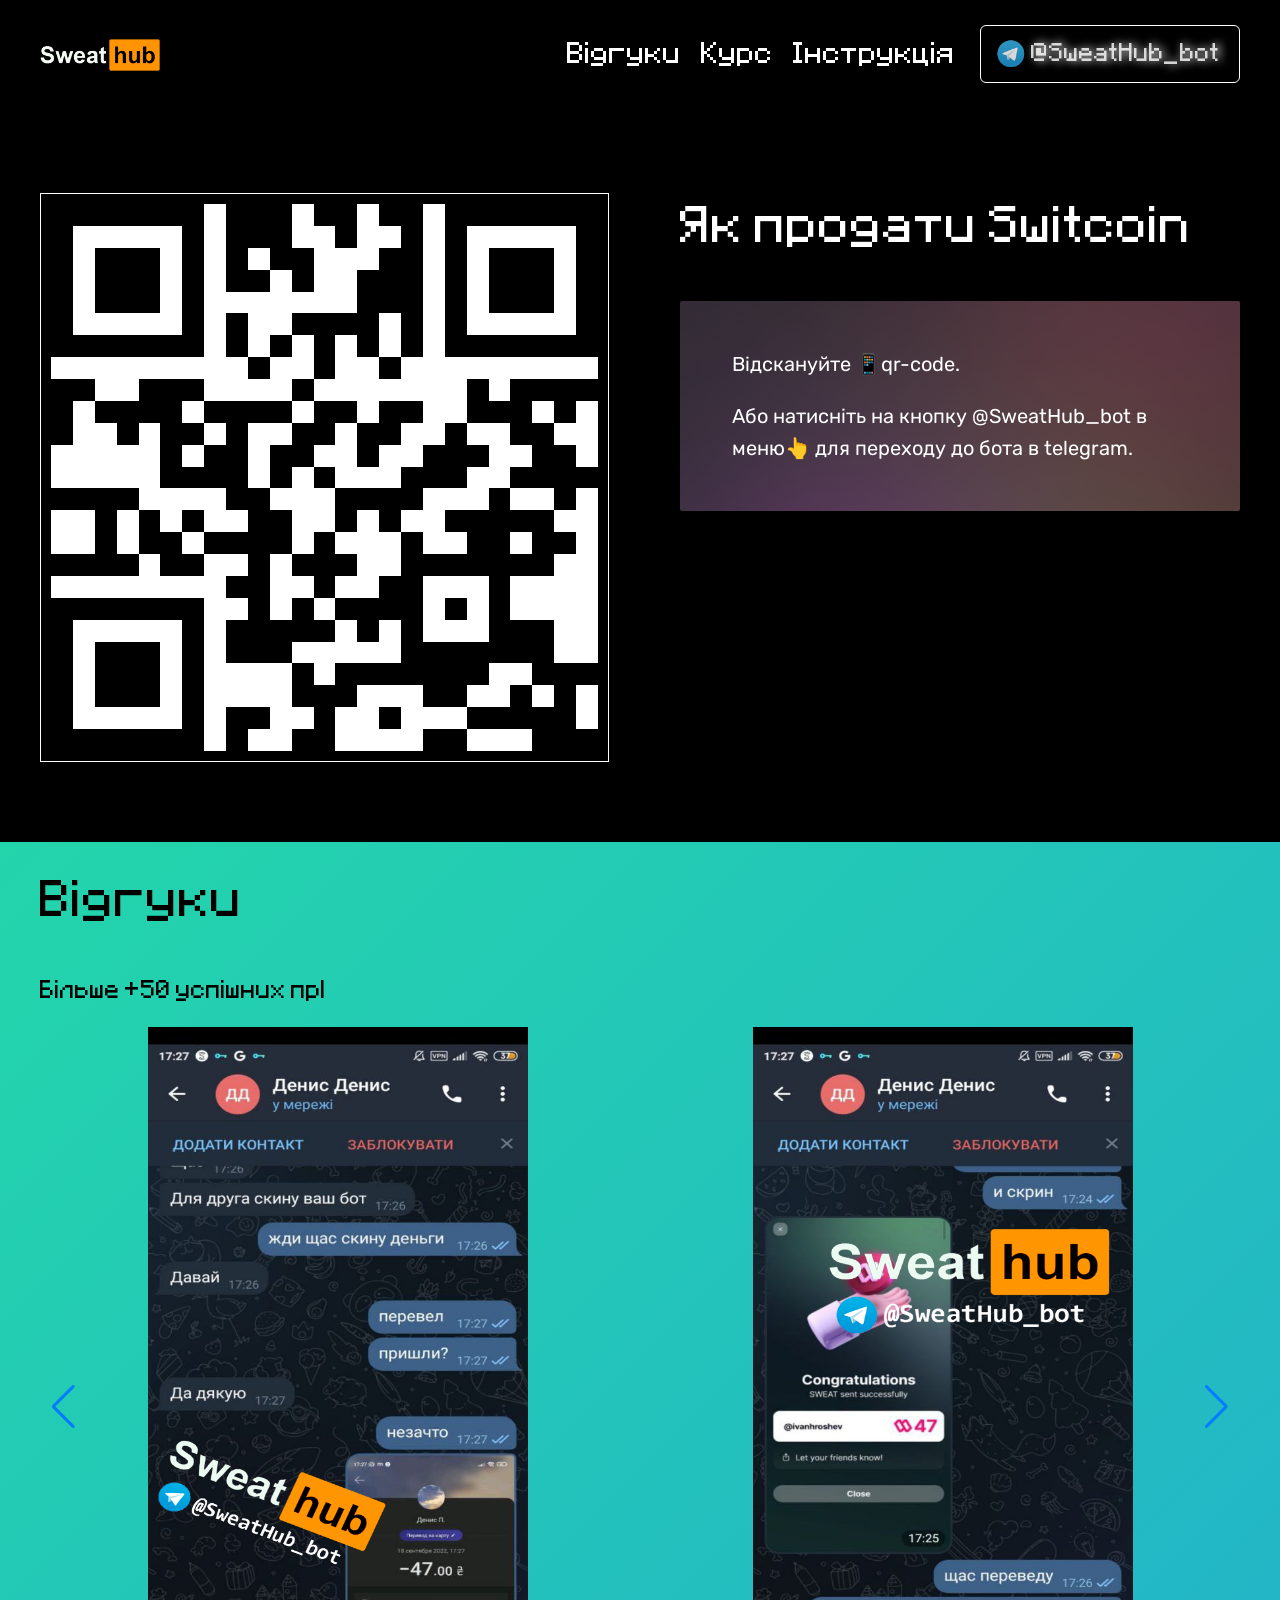
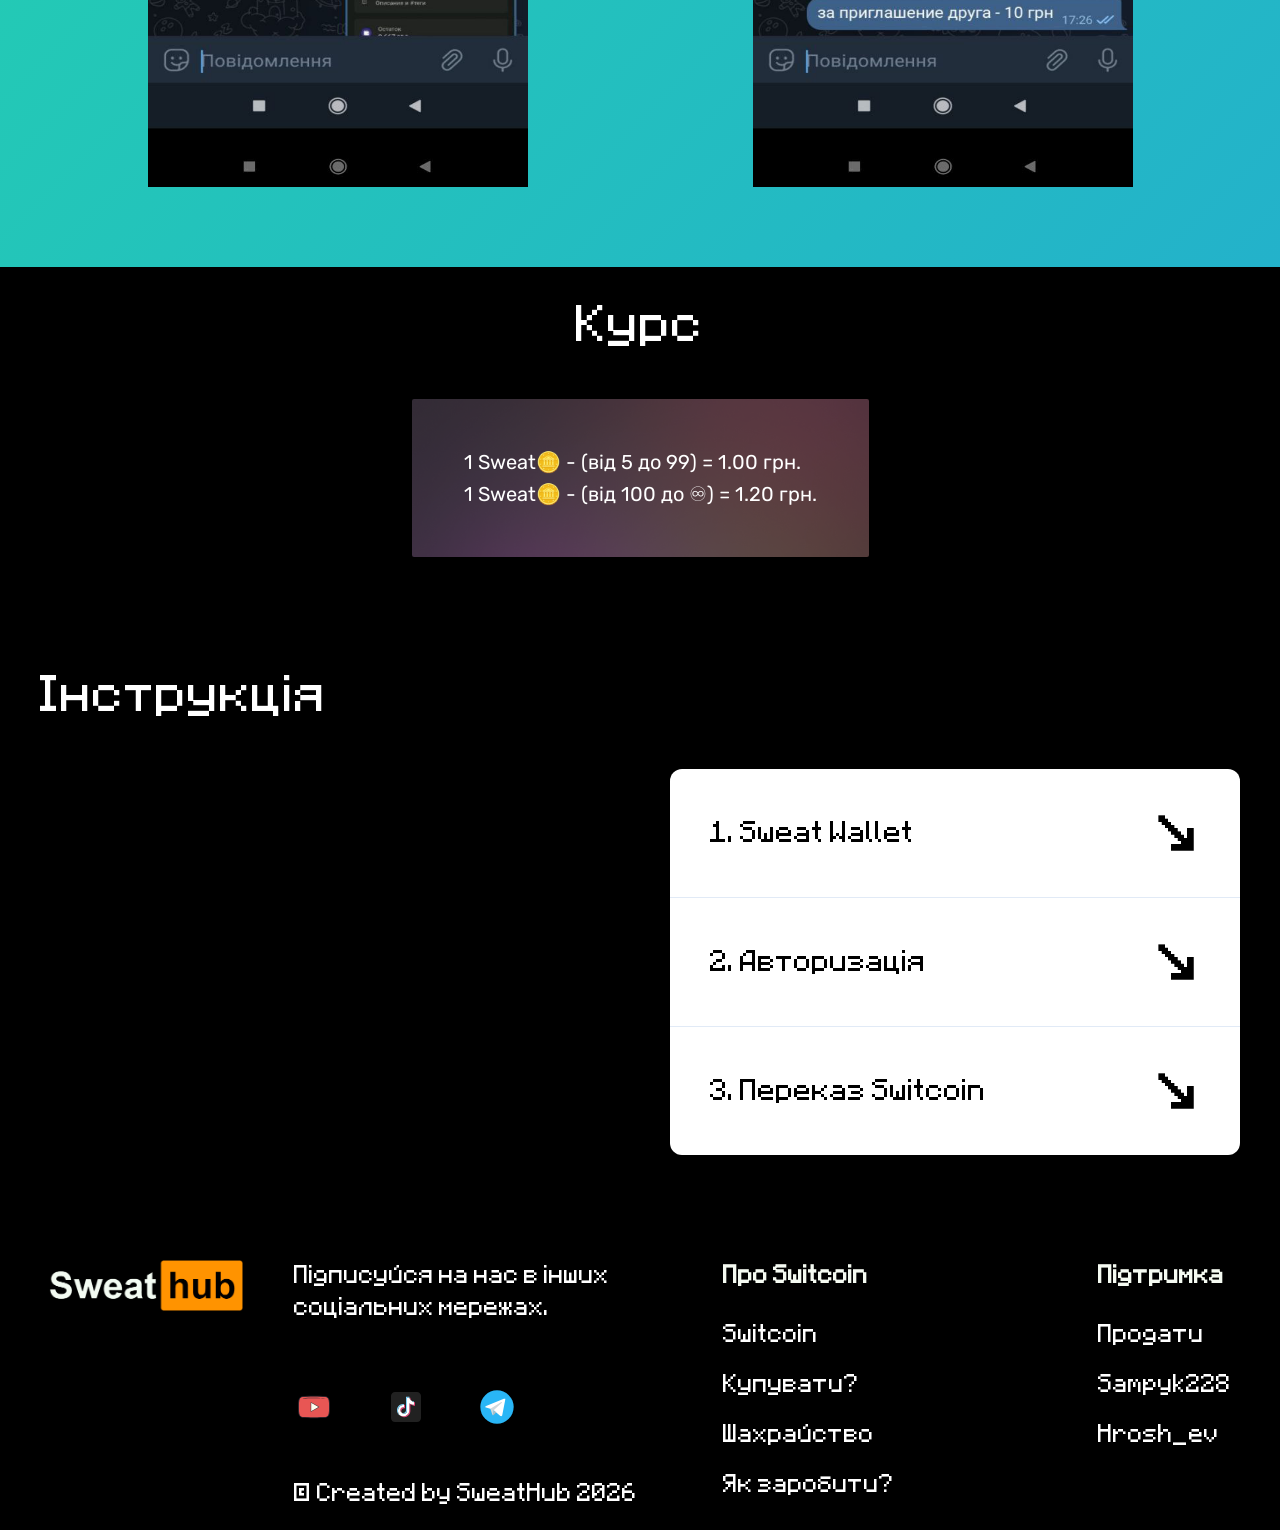
<file: index.html>
<!DOCTYPE html>
<html lang="ru">
	 <head>
	<meta charset="UTF-8">
	<meta http-equiv="X-UA-Compatible" content="IE=edge">
	<meta name="viewport" content="width=device-width, user-scalable=no, user-scalable=0, initial-scale=1.0, maximum-scale=1.0, minimum-scale=1.0 user-scalable=0">
	<meta name="author" content="Hroshev Ivan">
	<title>SweatHub</title>
	<link rel="icon" type="image/x-icon" href="files/favicon/favicon.ico">
	<link rel="stylesheet" href="css/style.min.css?_v=20220922123219">
</head>
	<body class="popup__wrapper"> 
		<!-- Header -->
<header class="header">
    <!-- Burger menu -->
<div class="burger">
    <div class="burger__container">
        <a target="_blank" href="https://t.me/SweatHub_bot" class="burger__logo">
            <img src="img/logo.png" alt="Logo">
        </a>
        <div class="burger__menu menu">
            <div class="menu__icon">
                <span></span>
            </div>
            <nav class="menu__body">
                <ul class="menu__list">
                    <li><a data-goto=".reviews" href="#" class="menu__link">Вiдгуки</a></li>
                    <li><a data-goto=".course" href="#" class="menu__link">Курс</a></li>
                    <li><a data-goto=".manual" href="#" class="menu__link">Iнструкцiя</a></li>
                </ul>
            </nav>
            <a class="button" target="_blank" href="https://t.me/SweatHub_bot"><h1>@SweatHub_bot</h1></a>
        </div>
    </div>
</div>
<!-- //Burger menu -->
    <div class="header__container">
        <div class="header__wrapp wrapper">
            <div class="header__wrapp__image">
                <img src="img/header/header__qr-code.png" alt="telegram @SweatHub_bot">
            </div>
            <div class="header__wrapp__content">
                <h1 class="title">Як продати Switcoin</h1>
                <div class="header__wrapp__content__text">
                    <p class="subtitle">Вiдскануйте &#128241;qr-code.</p>
                    <p class="subtitle">Або натиснiть на кнопку @SweatHub_bot в меню&#128070; для переходу до бота в telegram.</p>
                </div>
            </div>
        </div>
    </div>
</header>
<!-- //Header -->
		<main>
			<!-- Reviews -->
<section class="reviews">
    <div class="reviews__container">
        <h2 class="title">Вiдгуки</h2>
        <h3 class="typing-text"></h3>
        <div class="swiper reviews__swiper">
            <div class="swiper-wrapper">
              <div class="swiper-slide reviews__image"><img src="img/reviews/reviews__1.png" alt="Отзыв"></div>
              <div class="swiper-slide reviews__image"><img src="img/reviews/reviews__2.png" alt="Отзыв"></div>
              <div class="swiper-slide reviews__image"><img src="img/reviews/reviews__3.png" alt="Отзыв"></div>
              <div class="swiper-slide reviews__image"><img src="img/reviews/reviews__4.png" alt="Отзыв"></div>
              <div class="swiper-slide reviews__image"><img src="img/reviews/reviews__5.png" alt="Отзыв"></div>
              <div class="swiper-slide reviews__image"><img src="img/reviews/reviews__6.png" alt="Отзыв"></div>
              <div class="swiper-slide reviews__image"><img src="img/reviews/reviews__7.png" alt="Отзыв"></div>
              <div class="swiper-slide reviews__image"><img src="img/reviews/reviews__8.png" alt="Отзыв"></div>
            </div>
            <div class="swiper-button-next"></div>
            <div class="swiper-button-prev"></div>
          </div>
    </div>
</section>
<!-- //Reviews -->
			<!-- course -->
<section class="course">
    <div class="course__container">
        <h2 class="title">Курс</h2>
        <div class="course__box">
            <div class="course__box__content">
                <h3 class="subtitle">1 Sweat&#129689; - (вiд 5 до 99) = 1.00 грн.</h3>
                <h3 class="subtitle">1 Sweat&#129689; - (вiд 100 до &#9854;) = 1.20 грн.</h3>
            </div>
        </div>
    </div>
</section>
<!-- //course -->
			<!-- Manual -->
<section class="manual">
    <div class="manual__container">
        <h2 class="title">Iнструкцiя</h2>
        <div class="manual__wrapp wrapper">
            <div class="manual__video">
                <iframe src="https://www.youtube.com/embed/CFWnsyV2vgE" title="Як вiдправити монети" frameborder="0" allow="accelerometer; autoplay; clipboard-write; encrypted-media; gyroscope; picture-in-picture" allowfullscreen></iframe>
            </div>
            <div class="manual__content">
                <div class="manual__content__wrapp">
                    <div class="manual__content__accordion">
                        <div class="manual__content__question wrapper">
                            <h4>1. Sweat Wallet</h4>
                            <div class="manual__content__arrow">
                                <img src="img/manual/manual__arrow.png" alt="arrow">
                            </div>
                        </div>
                        <div class="manual__content__answer">
                            <p>Завантажте програму Sweat Wallet на ваш телефон. Знайти ви його можете у Play Market або Apple Store.</p>
                        </div>
                    </div>
                    <div class="manual__content__accordion">
                        <div class="manual__content__question wrapper">
                            <h4>2. Авторизацiя</h4>
                            <div class="manual__content__arrow">
                                <img src="img/manual/manual__arrow.png" alt="arrow">
                            </div>
                        </div>
                        <div class="manual__content__answer">
                            <p>Авторизуйтесь через програму Sweatcoin на вашому телефонi. Додатково може буде потрiбно ввести код який прийде вам на електронну пошту.</p>
                        </div>
                    </div>
                    <div class="manual__content__accordion">
                        <div class="manual__content__question wrapper">
                            <h4>3. Переказ Switcoin</h4>
                            <div class="manual__content__arrow">
                                <img src="img/manual/manual__arrow.png" alt="arrow">
                            </div>
                        </div>
                        <div class="manual__content__answer">
                            <p>Сума доступна для переказу буде показана в <span>Avaliable</span> пiд вашим рахунком. Натиснiть клавiшу <span>Transfer</span> та клавiшу <span>Send</span>. У полi одержувача введiть <span>@ivanhroshev</span> i натиснiть пошук.</p>
                        </div>
                    </div>
                </div>
            </div>
        </div>
    </div>
</section>
<!-- //Manual -->
		</main>
		<!-- Popup -->
<!-- Switcoin -->
<div id="popup-switcoin" class="popup">
    <div class="form__body">
        <div class="popup__body">
            <div class="popup__content">
                <a href="#" class="popup__close close-popup"></a>
                <div class="popup__title">
                    <h3>Switcoin</h3>
                </div>
                <div class="popup__text">
                    <p>Sweatcoin - це безкоштовний додаток, який винагороджує вашi щоденнi кроки валютою нового поколiння, яку ви можете витратити на крутi продукти, пожертвувати на благодiйнiсть або конвертувати у SWEAT.</p>
                    <p>Чому? Тому що коли ви дбаєте про своє здоров'я, ви приносите користь суспiльству. Ви продуктивнiшi. Ви допомагаєте заощадити мiльярди доларiв на охоронi здоров'я. Ваш рух має цiннiсть: ви заслуговуєте на участь у ньому.</p>
                </div>
            </div>
        </div>
    </div>
</div>
<!-- //Switcoin -->

<!-- Switcoinwhy -->
<div id="popup-switcoinwhy" class="popup">
    <div class="form__body">
        <div class="popup__body">
            <div class="popup__content">
                <a href="#" class="popup__close close-popup"></a>
                <div class="popup__title">
                    <h3>Навiщо купувати та спалювати?</h3>
                </div>
                <div class="popup__text">
                    <p>Це пiдвищує кориснiсть токенiв i запобiгає їх розбавленню за рахунок зменшення кiлькостi токенiв в обiгу.</p>
                    <p>Sweat Wallet створено спецiально для масового ринку. Будь-хто, хто має смартфон, може за лiченi секунди створити гаманець, не пов'язаний з тюремним ув'язненням, i дiйти до карбування SWEAT.</p>
                    <p>З постiйно зростаючою базою користувачiв, якi все бiльше ходять, токен може стати дуже iнфляцiйним, що призведе до зниження цiнностi ваших крокiв.</p>
                    <p>Купи та спали баланси величезної популярностi зi стiйкою економiкою. Вiн повертає цiннiсть, яку створює наша спiльнота, назад у SWEAT.</p>
                    <p>Ще один захiд, який ми вжили для створення сталої економiки, — це збiльшення складностi карбування монет. Кожен SWEAT буде важче викарбувати, нiж попереднiй. Пiдраховано, що через рiк буде втричi важче викарбувати один SWEAT.</p>
                </div>
            </div>
        </div>
    </div>
</div>
<!-- //Switcoinwhy -->

<!-- Fraud -->
<div id="popup-fraud" class="popup">
    <div class="form__body">
        <div class="popup__body">
            <div class="popup__content">
                <a href="#" class="popup__close close-popup"></a>
                <div class="popup__title">
                    <h3>Покрокова перевiрка та виявлення шахрайства</h3>
                </div>
                <div class="popup__text">
                    <p>SWEAT - це криптовалюта, викарбувана безпосередньо рухом. Тому ми вжили серйозних заходiв для забезпечення справжностi механiзму, що використовується при карбуваннi SWEAT.</p>
                    <p>За останнi сiм рокiв ми розробили дуже складну систему перевiрки рухiв iз кiлькома рiвнями захисту. Неможливо повнiстю запобiгти будь-якому шахрайському руху, але розроблена нами система перевiрки дуже добре справляється з виявленням шахрайської поведiнки, одночасно реалiзуючи блоки для шахрайства, такi як лiмiти на карбування, щоб зробити шахрайство дуже дорогим.</p>
                    <p>Варто зазначити, що Sweat Wallet – ваш новий крипто-гаманець – не займається виявленням шахрайства, коли йдеться про данi про рух.</p>
                    <p>Ми розробили Sweat Economy як таку: Sweat Wallet – це центр, де зберiгається та використовується викарбуваний SWEAT. Данi про рух, якi використовуються для карбування SWEAT безпосередньо в мережi, надходять з iншої програми. Це полегшує пiдключення нових валiдаторiв руху для децентралiзацiї мережi та розширення видiв руху, для яких люди могли б використовувати SWEAT. Однак ранiше ще кiлька рокiв.</p>
                    <p>На даний момент програма Sweatcoin є валiдатором руху для крокiв.</p>
                </div>
            </div>
        </div>
    </div>
</div>
<!-- //Fraud -->

<!-- Switcoin Work -->
<div id="popup-switcoinwork" class="popup">
    <div class="form__body">
        <div class="popup__body">
            <div class="popup__content">
                <a href="#" class="popup__close close-popup"></a>
                <div class="popup__title">
                    <h3>Як заробити SweatCoin?</h3>
                </div>
                <div class="popup__text">
                    <p>Програма працює як лiчильник крокiв, який повiдомляє нам, скiльки ми пройшли протягом дня. програм вже багато якi вважають кроки на ринку, але вони не платять, як SweatCoin.</p>
                    <p>Одна з дозволiв, необхiдних програмi використовувати GPS, дозволяючи вам вести пiдрахунок. Серед людей, якi його пробували, кажуть, що вiн дуже добре рахує кроки, але на якiсть пiдрахунку iнодi впливає тип пристрою.</p>
                    <p>Є платна версiя та безкоштовна версiя. Безкоштовна версiя має обмеження на щоденний та щомiсячний заробiток SweatCoins.</p>
                    <p>Грошi, якi ви накопичуєте в додатку, НЕ справжнi., але це вiртуальна монета, яку можна обмiняти на речi з того ж магазину додаткiв. Важливо знати, що 1000 крокiв дорiвнюють 0.95 поткойнам.</p>
                    <p>Програма автоматично вiдображає SweatCoins, заробленi пiсля 2000 крокiв. Хоча користувач також може це зробити.</p>
                    <p>Програма дозволяє вам заробляти бонуси SweatCoin, переглядаючи рекламнi вiдеоролики</p>
                </div>
            </div>
        </div>
    </div>
</div>
<!-- //Switcoin Work -->

<!-- //Popup -->


		<!-- Footer -->
<footer class="footer">
    <div class="footer__container">
        <div class="footer__wrapp">
            <div class="footer__wrapp__content">
                <a class="footer__logo" target="_blank" href="https://t.me/SweatHub_bot">
                    <img src="img/logo.png" alt="telegram @SweatHub_bot">
                </a>
                <div class="footer__wrapp__content__info wrapper">
                    <p>Пiдписуйся на нас в iнших соцiальних мережах.</p>
                    <div class="footer__wrapp__content__info__social__networks wrapper">
                        <a target="_blank" href="https://www.youtube.com/channel/UCpmANYHshhufTG1RVni3sjw"><img src="img/footer/footer__youtube.svg" alt="YouTube"></a>
                        <a target="_blank" href="https://www.tiktok.com/@sweathub__bot"><img src="img/footer/footer__tiktok.svg" alt="Tiktok"></a>
                        <a target="_blank" href="https://t.me/SweatHub_bot"><img src="img/footer/footer__telegram.svg" alt="Telegram"></a>
                    </div>
                    <div id="data" class="footer__wrapp__content__info__copyright"></div>
                </div>
            </div>
            <div class="footer__wrapp__menu wrapper">
                <div class="footer__wrapp__menu__about">
                    <h3 class="footer__wrapp__menu__title">Про Switcoin</h3>
                    <ul class="footer__wrapp__menu__nav">  
                        <li><a href="#popup-switcoin" class="popup-link">Switcoin</a></li>
                        <li><a href="#popup-switcoinwhy" class="popup-link">Купувати?</a></li>
                        <li><a href="#popup-fraud" class="popup-link">Шахрайство</a></li>
                        <li><a href="#popup-switcoinwork" class="popup-link">Як заробити?</a></li>
                    </ul>
                </div>
                <div class="footer__wrapp__menu__support">
                    <h3 class="footer__wrapp__menu__title">Пiдтримка</h3>
                    <ul class="footer__wrapp__menu__nav">
                        <li><button id="sell">Продати</button></li>
                        <li><a target="_blank" href="https://t.me/sampyk228">Sampyk228</a></li>
                        <li><a target="_blank" href="https://t.me/Hrosh_ev">Hrosh_ev</a></li>
                    </ul>
                </div>
            </div>
        </div>
    </div>
</footer>
<!-- //Footer -->
		<script src="js/app.min.js?_v=20220922123219"></script>
	</body>
</html>
</file>
<file: css/style.min.css>
@import url(https://fonts.googleapis.com/css2?family=Rubik:wght@500&display=swap);@font-face{font-family:minecraft;font-display:swap;src:url(../fonts/minecraft.woff2) format("woff2"),url(../fonts/minecraft.woff) format("woff");font-weight:400;font-style:normal}*{padding:0;margin:0;border:0}*,:after,:before{-webkit-box-sizing:border-box;box-sizing:border-box}body._lock{overflow:hidden}h1,h2,h3,h4,h5,h6{font-size:inherit;font-weight:400}html{height:100%;width:100%;font-size:100%;-ms-text-size-adjust:100%;-moz-text-size-adjust:100%;-webkit-text-size-adjust:100%}main{display:block}hr{-webkit-box-sizing:content-box;box-sizing:content-box;height:0;overflow:visible}pre{font-family:monospace,monospace;font-size:1em}abbr[title]{border-bottom:none;text-decoration:underline;-webkit-text-decoration:underline dotted;text-decoration:underline dotted}b,strong{font-weight:bolder}code,kbd,samp{font-family:monospace,monospace;font-size:1em}small{font-size:80%}sub,sup{font-size:75%;line-height:0;position:relative;vertical-align:baseline}sub{bottom:-.25em}sup{top:-.5em}img{border-style:none;max-width:100%;vertical-align:top}a,a:visited{background-color:transparent;text-decoration:none}a:hover{text-decoration:none}button,input,optgroup,select,textarea{font-family:inherit;font-size:100%;line-height:1.15;margin:0}button,input{overflow:visible;cursor:pointer}input::-ms-clear{display:none}button,select{text-transform:none}[type=button],[type=reset],[type=submit],button{-webkit-appearance:button}[type=button]::-moz-focus-inner,[type=reset]::-moz-focus-inner,[type=submit]::-moz-focus-inner,button::-moz-focus-inner{border-style:none;padding:0}[type=button]:-moz-focusring,[type=reset]:-moz-focusring,[type=submit]:-moz-focusring,button:-moz-focusring{outline:1px dotted ButtonText}ul li{list-style:none}fieldset{padding:.35em .75em .625em}legend{-webkit-box-sizing:border-box;box-sizing:border-box;color:inherit;display:table;max-width:100%;padding:0;white-space:normal}progress{vertical-align:baseline}textarea{overflow:auto}[type=checkbox],[type=radio]{-webkit-box-sizing:border-box;box-sizing:border-box;padding:0}[type=number]::-webkit-inner-spin-button,[type=number]::-webkit-outer-spin-button{height:auto}[type=search]{-webkit-appearance:textfield;outline-offset:-2px}[type=search]::-webkit-search-decoration{-webkit-appearance:none}::-webkit-file-upload-button{-webkit-appearance:button;font:inherit}details{display:block}summary{display:list-item}template{display:none}:active,:focus{outline:0}a:active,a:focus{outline:0}aside,footer,header,nav{display:block}body{margin:0;padding:0;font-size:20px;font-family:minecraft;font-weight:400;line-height:1.6;color:#fff;background-color:#000}[class*=__container]{width:100%;max-width:1230px;padding:0 15px;margin:0 auto}.wrapper{display:-webkit-box;display:-ms-flexbox;display:flex;-webkit-box-pack:justify;-ms-flex-pack:justify;justify-content:space-between;-webkit-box-align:center;-ms-flex-align:center;align-items:center}.title{font-size:42px;margin-bottom:40px}.subtitle{font-family:Rubik,sans-serif;color:#fff}.button{padding:12px 20px;width:100%;max-width:260px;position:relative;border-radius:6px;display:inline-block;text-align:center;text-transform:capitalize;border:1px solid #fff;text-shadow:#fff 3px 0 10px;-webkit-filter:blur(.5px);filter:blur(.5px);background-color:transparent;z-index:10;-webkit-animation:flicker 1.5s infinite alternate;animation:flicker 1.5s infinite alternate}.button h1{font-size:20px;margin-left:30px;color:rgba(255,255,255,.8)}.button::after{position:absolute;content:"";width:30px;height:30px;opacity:.85;top:50%;left:15px;-webkit-transform:translate(0,-50%);-ms-transform:translate(0,-50%);transform:translate(0,-50%);background:url(../img/header/header__telegram.png) 50% 50%/cover no-repeat}@-webkit-keyframes flicker{0%,100%,18%,22%,25%,54%,57%{text-shadow:0 0 3px #fff,0 0 10px #fff,0 0 19px #fff,0 0 25px #314fa1,0 0 43px #314fa1,0 0 50px #314fa1,0 0 60px #314fa1,0 0 75px #314fa1}19%,24%,55%{text-shadow:none}}@keyframes flicker{0%,100%,18%,22%,25%,54%,57%{text-shadow:0 0 3px #fff,0 0 10px #fff,0 0 19px #fff,0 0 25px #314fa1,0 0 43px #314fa1,0 0 50px #314fa1,0 0 60px #314fa1,0 0 75px #314fa1}19%,24%,55%{text-shadow:none}}header{padding:25px 0 80px 0}header .header__wrapp{margin-top:110px;-webkit-box-align:start;-ms-flex-align:start;align-items:flex-start;gap:50px}header .header__wrapp .header__wrapp__image{border:1px solid #fff;padding:10px}header .header__wrapp .header__wrapp__image img{width:100%;height:auto;max-width:558px;min-width:282px}header .header__wrapp .header__wrapp__content{width:100%;max-width:560px}header .header__wrapp .header__wrapp__content .header__wrapp__content__text{padding:47px 52px;text-align:left;border-radius:2px;background:url(../img/background__subtitle.png) 50% 50%/cover no-repeat}header .header__wrapp .header__wrapp__content .header__wrapp__content__text p{margin-bottom:20px}header .header__wrapp .header__wrapp__content .header__wrapp__content__text p:last-child{margin-bottom:0}.reviews{padding:25px 0 80px 0;background:-o-linear-gradient(135deg,#ee7752,#e73c7e,#23a6d5,#23d5ab);background:linear-gradient(-45deg,#ee7752,#e73c7e,#23a6d5,#23d5ab);background-size:400% 400%;-webkit-animation:gradient 15s ease infinite;animation:gradient 15s ease infinite}.reviews h2{color:#000}.reviews .typing-text{color:#000}.reviews .typing-text::after{content:"|";-webkit-animation:blink ease 3s infinite;animation:blink ease 3s infinite}@-webkit-keyframes blink{0%,100%{opacity:0}50%{opacity:1}}@keyframes blink{0%,100%{opacity:0}50%{opacity:1}}.reviews .reviews__swiper{margin-top:20px}.reviews .reviews__swiper .reviews__image{text-align:center}.reviews .reviews__swiper .reviews__image img{width:100%;height:100%;max-width:380px;max-height:760px}@-webkit-keyframes gradient{0%{background-position:0 50%}50%{background-position:100% 50%}100%{background-position:0 50%}}@keyframes gradient{0%{background-position:0 50%}50%{background-position:100% 50%}100%{background-position:0 50%}}.course{padding:25px 0 80px 0}.course h2{text-align:center}.course .course__box{display:-webkit-box;display:-ms-flexbox;display:flex;-webkit-box-align:center;-ms-flex-align:center;align-items:center;-webkit-box-pack:center;-ms-flex-pack:center;justify-content:center}.course .course__box .course__box__content{margin:0 auto;padding:47px 52px;text-align:left;border-radius:2px;background:url(../img/background__subtitle.png) 50% 50%/cover no-repeat}.manual{padding:25px 0 80px 0}.manual .manual__wrapp{gap:10px}.manual .manual__wrapp .manual__video iframe{width:560px;height:315px}.manual .manual__wrapp .manual__content__wrapp{max-width:570px;margin:0 auto;text-align:left;background:#fff;-webkit-box-shadow:0 2px 8px rgba(0,0,0,.0818614);box-shadow:0 2px 8px rgba(0,0,0,.0818614);border-radius:12px}.manual .manual__wrapp .manual__content__wrapp .manual__content__accordion{padding:40px;cursor:pointer;border-bottom:1px solid #e1eaf6}.manual .manual__wrapp .manual__content__wrapp .manual__content__accordion:last-child{border-bottom:none}.manual .manual__wrapp .manual__content__wrapp .manual__content__accordion .manual__content__question h4{font-size:24px;color:#000}.manual .manual__wrapp .manual__content__wrapp .manual__content__accordion .manual__content__question .manual__content__arrow{width:48px;height:48px}.manual .manual__wrapp .manual__content__wrapp .manual__content__accordion .manual__content__question .manual__content__arrow img{min-width:48px;min-height:48px;-webkit-transition:-webkit-transform .5s ease-in;transition:-webkit-transform .5s ease-in;-o-transition:transform .5s ease-in;transition:transform .5s ease-in;transition:transform .5s ease-in,-webkit-transform .5s ease-in}.manual .manual__wrapp .manual__content__wrapp .manual__content__accordion .manual__content__answer{max-height:0;overflow:hidden;-webkit-transition:max-height 1.2s ease;-o-transition:max-height 1.2s ease;transition:max-height 1.2s ease}.manual .manual__wrapp .manual__content__wrapp .manual__content__accordion .manual__content__answer p{padding-top:35px;font-size:16px;color:#000;line-height:32px}.manual .manual__wrapp .manual__content__wrapp .manual__content__accordion .manual__content__answer p span{color:red}.manual .manual__wrapp .manual__content__wrapp .manual__content__accordion.active .manual__content__answer{max-height:300px;-webkit-animation:fade 1s ease-in-out;animation:fade 1s ease-in-out}.manual .manual__wrapp .manual__content__wrapp .manual__content__accordion.active img{-webkit-transform:rotate(180deg);-ms-transform:rotate(180deg);transform:rotate(180deg)}@-webkit-keyframes fade{from{opacity:0;-webkit-transform:translateY(-10px);transform:translateY(-10px)}to{opacity:1;-webkit-transform:translateY(0);transform:translateY(0)}}@keyframes fade{from{opacity:0;-webkit-transform:translateY(-10px);transform:translateY(-10px)}to{opacity:1;-webkit-transform:translateY(0);transform:translateY(0)}}footer{padding:25px 0 20px 0}footer .footer__wrapp{display:-webkit-box;display:-ms-flexbox;display:flex;-ms-flex-pack:distribute;justify-content:space-around;gap:20px}footer .footer__wrapp .footer__wrapp__content{display:-webkit-box;display:-ms-flexbox;display:flex;-webkit-box-pack:justify;-ms-flex-pack:justify;justify-content:space-between;gap:51px}footer .footer__wrapp .footer__wrapp__content .footer__logo{max-width:194px;min-width:112px;width:100%;height:auto}footer .footer__wrapp .footer__wrapp__content .footer__wrapp__content__info{width:391px;-webkit-box-align:start;-ms-flex-align:start;align-items:flex-start;-webkit-box-orient:vertical;-webkit-box-direction:normal;-ms-flex-direction:column;flex-direction:column;gap:52px}footer .footer__wrapp .footer__wrapp__content .footer__wrapp__content__info p{font-size:20px;color:#fff}footer .footer__wrapp .footer__wrapp__content .footer__wrapp__content__info .footer__wrapp__content__info__social__networks{width:100%;max-width:223px}footer .footer__wrapp .footer__wrapp__content .footer__wrapp__content__info .footer__wrapp__content__info__social__networks a{max-width:40px;max-height:27px;text-align:center}footer .footer__wrapp .footer__wrapp__content .footer__wrapp__content__info .footer__wrapp__content__info__social__networks a img{opacity:1;-webkit-transition:opacity .2s linear;-o-transition:opacity .2s linear;transition:opacity .2s linear}footer .footer__wrapp .footer__wrapp__content .footer__wrapp__content__info .footer__wrapp__content__info__social__networks a img:hover{opacity:.6}footer .footer__wrapp .footer__wrapp__content .footer__wrapp__content__info .footer__wrapp__content__info__copyright{font-size:20px;color:#fff}footer .footer__wrapp .footer__wrapp__menu{-webkit-box-align:start;-ms-flex-align:start;align-items:flex-start;max-width:508px;width:100%;gap:20px}footer .footer__wrapp .footer__wrapp__menu .footer__wrapp__menu__title{margin-bottom:18px;font-weight:700;color:#f5fbf2}footer .footer__wrapp .footer__wrapp__menu .footer__wrapp__menu__nav{line-height:50px}footer .footer__wrapp .footer__wrapp__menu .footer__wrapp__menu__nav a,footer .footer__wrapp .footer__wrapp__menu .footer__wrapp__menu__nav button{font-size:20px;background-color:transparent;color:#fff;-webkit-transition:color .2s linear;-o-transition:color .2s linear;transition:color .2s linear}footer .footer__wrapp .footer__wrapp__menu .footer__wrapp__menu__nav a:hover,footer .footer__wrapp .footer__wrapp__menu .footer__wrapp__menu__nav button:hover{color:#bfbfbf}footer .footer__wrapp .footer__wrapp__menu .footer__wrapp__menu__nav a:focus,footer .footer__wrapp .footer__wrapp__menu .footer__wrapp__menu__nav button:focus{color:#fff}.burger{position:static;top:0;left:0;width:100%;z-index:20;background-color:transparent}.burger .burger__container{display:-webkit-box;display:-ms-flexbox;display:flex;-webkit-box-align:center;-ms-flex-align:center;align-items:center;-webkit-box-pack:justify;-ms-flex-pack:justify;justify-content:space-between;min-height:30px}.burger .burger__container .burger__logo{width:120px;height:30px;z-index:5}.burger .burger__container .burger__menu{display:-webkit-box;display:-ms-flexbox;display:flex;-webkit-box-align:center;-ms-flex-align:center;align-items:center;-webkit-box-pack:justify;-ms-flex-pack:justify;justify-content:space-between;gap:25px}.burger .burger__container .burger__menu .menu__icon{display:none}.burger .burger__container .burger__menu .menu__body{display:-webkit-box;display:-ms-flexbox;display:flex;-webkit-box-pack:justify;-ms-flex-pack:justify;justify-content:space-between;-webkit-box-align:center;-ms-flex-align:center;align-items:center;gap:20px}.burger .burger__container .burger__menu .menu__body .menu__list{display:-webkit-box;display:-ms-flexbox;display:flex;-webkit-box-pack:justify;-ms-flex-pack:justify;justify-content:space-between;-webkit-box-align:center;-ms-flex-align:center;align-items:center;gap:20px}.burger .burger__container .burger__menu .menu__body .menu__list li{position:relative;padding:10px 0}.burger .burger__container .burger__menu .menu__body .menu__list .menu__link{font-size:24px;padding-bottom:8px;position:relative;color:#fff;-webkit-transition:color .2s linear;-o-transition:color .2s linear;transition:color .2s linear}.burger .burger__container .burger__menu .menu__body .menu__list .menu__link::after{position:absolute;content:"";width:100%;height:2px;top:100%;left:0;opacity:0;background-color:#ffce4e;-webkit-transition:opacity .2s linear;-o-transition:opacity .2s linear;transition:opacity .2s linear;z-index:1}.burger .burger__container .burger__menu .menu__body .menu__list .menu__link:hover{color:#ffce4e}.burger .burger__container .burger__menu .menu__body .menu__list .menu__link:hover::after{opacity:1}@font-face{font-family:swiper-icons;src:url("data:application/font-woff;charset=utf-8;base64, [base64]//wADZ2x5ZgAAAywAAADMAAAD2MHtryVoZWFkAAABbAAAADAAAAA2E2+eoWhoZWEAAAGcAAAAHwAAACQC9gDzaG10eAAAAigAAAAZAAAArgJkABFsb2NhAAAC0AAAAFoAAABaFQAUGG1heHAAAAG8AAAAHwAAACAAcABAbmFtZQAAA/gAAAE5AAACXvFdBwlwb3N0AAAFNAAAAGIAAACE5s74hXjaY2BkYGAAYpf5Hu/j+W2+MnAzMYDAzaX6QjD6/4//Bxj5GA8AuRwMYGkAPywL13jaY2BkYGA88P8Agx4j+/8fQDYfA1AEBWgDAIB2BOoAeNpjYGRgYNBh4GdgYgABEMnIABJzYNADCQAACWgAsQB42mNgYfzCOIGBlYGB0YcxjYGBwR1Kf2WQZGhhYGBiYGVmgAFGBiQQkOaawtDAoMBQxXjg/wEGPcYDDA4wNUA2CCgwsAAAO4EL6gAAeNpj2M0gyAACqxgGNWBkZ2D4/wMA+xkDdgAAAHjaY2BgYGaAYBkGRgYQiAHyGMF8FgYHIM3DwMHABGQrMOgyWDLEM1T9/w8UBfEMgLzE////P/5//f/V/xv+r4eaAAeMbAxwIUYmIMHEgKYAYjUcsDAwsLKxc3BycfPw8jEQA/[base64]/uznmfPFBNODM2K7MTQ45YEAZqGP81AmGGcF3iPqOop0r1SPTaTbVkfUe4HXj97wYE+yNwWYxwWu4v1ugWHgo3S1XdZEVqWM7ET0cfnLGxWfkgR42o2PvWrDMBSFj/IHLaF0zKjRgdiVMwScNRAoWUoH78Y2icB/yIY09An6AH2Bdu/UB+yxopYshQiEvnvu0dURgDt8QeC8PDw7Fpji3fEA4z/PEJ6YOB5hKh4dj3EvXhxPqH/SKUY3rJ7srZ4FZnh1PMAtPhwP6fl2PMJMPDgeQ4rY8YT6Gzao0eAEA409DuggmTnFnOcSCiEiLMgxCiTI6Cq5DZUd3Qmp10vO0LaLTd2cjN4fOumlc7lUYbSQcZFkutRG7g6JKZKy0RmdLY680CDnEJ+UMkpFFe1RN7nxdVpXrC4aTtnaurOnYercZg2YVmLN/d/gczfEimrE/fs/bOuq29Zmn8tloORaXgZgGa78yO9/cnXm2BpaGvq25Dv9S4E9+5SIc9PqupJKhYFSSl47+Qcr1mYNAAAAeNptw0cKwkAAAMDZJA8Q7OUJvkLsPfZ6zFVERPy8qHh2YER+3i/BP83vIBLLySsoKimrqKqpa2hp6+jq6RsYGhmbmJqZSy0sraxtbO3sHRydnEMU4uR6yx7JJXveP7WrDycAAAAAAAH//wACeNpjYGRgYOABYhkgZgJCZgZNBkYGLQZtIJsFLMYAAAw3ALgAeNolizEKgDAQBCchRbC2sFER0YD6qVQiBCv/H9ezGI6Z5XBAw8CBK/m5iQQVauVbXLnOrMZv2oLdKFa8Pjuru2hJzGabmOSLzNMzvutpB3N42mNgZGBg4GKQYzBhYMxJLMlj4GBgAYow/P/PAJJhLM6sSoWKfWCAAwDAjgbRAAB42mNgYGBkAIIbCZo5IPrmUn0hGA0AO8EFTQAA") format("woff");font-weight:400;font-style:normal}:root{--swiper-theme-color:#007aff}.swiper{margin-left:auto;margin-right:auto;position:relative;overflow:hidden;list-style:none;padding:0;z-index:1}.swiper-vertical>.swiper-wrapper{-webkit-box-orient:vertical;-webkit-box-direction:normal;-ms-flex-direction:column;flex-direction:column}.swiper-wrapper{position:relative;width:100%;height:100%;z-index:1;display:-webkit-box;display:-ms-flexbox;display:flex;-webkit-transition-property:-webkit-transform;transition-property:-webkit-transform;-o-transition-property:transform;transition-property:transform;transition-property:transform,-webkit-transform;-webkit-box-sizing:content-box;box-sizing:content-box}.swiper-android .swiper-slide,.swiper-wrapper{-webkit-transform:translate3d(0,0,0);transform:translate3d(0,0,0)}.swiper-pointer-events{-ms-touch-action:pan-y;touch-action:pan-y}.swiper-pointer-events.swiper-vertical{-ms-touch-action:pan-x;touch-action:pan-x}.swiper-slide{-ms-flex-negative:0;flex-shrink:0;width:100%;height:100%;position:relative;-webkit-transition-property:-webkit-transform;transition-property:-webkit-transform;-o-transition-property:transform;transition-property:transform;transition-property:transform,-webkit-transform}.swiper-slide-invisible-blank{visibility:hidden}.swiper-autoheight,.swiper-autoheight .swiper-slide{height:auto}.swiper-autoheight .swiper-wrapper{-webkit-box-align:start;-ms-flex-align:start;align-items:flex-start;-webkit-transition-property:height,-webkit-transform;transition-property:height,-webkit-transform;-o-transition-property:transform,height;transition-property:transform,height;transition-property:transform,height,-webkit-transform}.swiper-backface-hidden .swiper-slide{-webkit-transform:translateZ(0);transform:translateZ(0);-webkit-backface-visibility:hidden;backface-visibility:hidden}.swiper-3d,.swiper-3d.swiper-css-mode .swiper-wrapper{-webkit-perspective:1200px;perspective:1200px}.swiper-3d .swiper-cube-shadow,.swiper-3d .swiper-slide,.swiper-3d .swiper-slide-shadow,.swiper-3d .swiper-slide-shadow-bottom,.swiper-3d .swiper-slide-shadow-left,.swiper-3d .swiper-slide-shadow-right,.swiper-3d .swiper-slide-shadow-top,.swiper-3d .swiper-wrapper{-webkit-transform-style:preserve-3d;transform-style:preserve-3d}.swiper-3d .swiper-slide-shadow,.swiper-3d .swiper-slide-shadow-bottom,.swiper-3d .swiper-slide-shadow-left,.swiper-3d .swiper-slide-shadow-right,.swiper-3d .swiper-slide-shadow-top{position:absolute;left:0;top:0;width:100%;height:100%;pointer-events:none;z-index:10}.swiper-3d .swiper-slide-shadow{background:rgba(0,0,0,.15)}.swiper-3d .swiper-slide-shadow-left{background-image:-webkit-gradient(linear,right top,left top,from(rgba(0,0,0,.5)),to(rgba(0,0,0,0)));background-image:-o-linear-gradient(right,rgba(0,0,0,.5),rgba(0,0,0,0));background-image:linear-gradient(to left,rgba(0,0,0,.5),rgba(0,0,0,0))}.swiper-3d .swiper-slide-shadow-right{background-image:-webkit-gradient(linear,left top,right top,from(rgba(0,0,0,.5)),to(rgba(0,0,0,0)));background-image:-o-linear-gradient(left,rgba(0,0,0,.5),rgba(0,0,0,0));background-image:linear-gradient(to right,rgba(0,0,0,.5),rgba(0,0,0,0))}.swiper-3d .swiper-slide-shadow-top{background-image:-webkit-gradient(linear,left bottom,left top,from(rgba(0,0,0,.5)),to(rgba(0,0,0,0)));background-image:-o-linear-gradient(bottom,rgba(0,0,0,.5),rgba(0,0,0,0));background-image:linear-gradient(to top,rgba(0,0,0,.5),rgba(0,0,0,0))}.swiper-3d .swiper-slide-shadow-bottom{background-image:-webkit-gradient(linear,left top,left bottom,from(rgba(0,0,0,.5)),to(rgba(0,0,0,0)));background-image:-o-linear-gradient(top,rgba(0,0,0,.5),rgba(0,0,0,0));background-image:linear-gradient(to bottom,rgba(0,0,0,.5),rgba(0,0,0,0))}.swiper-css-mode>.swiper-wrapper{overflow:auto;scrollbar-width:none;-ms-overflow-style:none}.swiper-css-mode>.swiper-wrapper::-webkit-scrollbar{display:none}.swiper-css-mode>.swiper-wrapper>.swiper-slide{scroll-snap-align:start start}.swiper-horizontal.swiper-css-mode>.swiper-wrapper{-ms-scroll-snap-type:x mandatory;scroll-snap-type:x mandatory}.swiper-vertical.swiper-css-mode>.swiper-wrapper{-ms-scroll-snap-type:y mandatory;scroll-snap-type:y mandatory}.swiper-centered>.swiper-wrapper::before{content:"";-ms-flex-negative:0;flex-shrink:0;-webkit-box-ordinal-group:10000;-ms-flex-order:9999;order:9999}.swiper-centered.swiper-horizontal>.swiper-wrapper>.swiper-slide:first-child{-webkit-margin-start:var(--swiper-centered-offset-before);margin-inline-start:var(--swiper-centered-offset-before)}.swiper-centered.swiper-horizontal>.swiper-wrapper::before{height:100%;width:var(--swiper-centered-offset-after)}.swiper-centered.swiper-vertical>.swiper-wrapper>.swiper-slide:first-child{-webkit-margin-before:var(--swiper-centered-offset-before);margin-block-start:var(--swiper-centered-offset-before)}.swiper-centered.swiper-vertical>.swiper-wrapper::before{width:100%;height:var(--swiper-centered-offset-after)}.swiper-centered>.swiper-wrapper>.swiper-slide{scroll-snap-align:center center}:root{--swiper-navigation-size:44px}.swiper-button-next,.swiper-button-prev{position:absolute;top:50%;width:calc(var(--swiper-navigation-size)/ 44 * 27);height:var(--swiper-navigation-size);margin-top:calc(0px - var(--swiper-navigation-size)/ 2);z-index:10;cursor:pointer;display:-webkit-box;display:-ms-flexbox;display:flex;-webkit-box-align:center;-ms-flex-align:center;align-items:center;-webkit-box-pack:center;-ms-flex-pack:center;justify-content:center;color:var(--swiper-navigation-color,var(--swiper-theme-color))}.swiper-button-next.swiper-button-disabled,.swiper-button-prev.swiper-button-disabled{opacity:.35;cursor:auto;pointer-events:none}.swiper-button-next.swiper-button-hidden,.swiper-button-prev.swiper-button-hidden{opacity:0;cursor:auto;pointer-events:none}.swiper-navigation-disabled .swiper-button-next,.swiper-navigation-disabled .swiper-button-prev{display:none!important}.swiper-button-next:after,.swiper-button-prev:after{font-family:swiper-icons;font-size:var(--swiper-navigation-size);text-transform:none!important;letter-spacing:0;font-variant:initial;line-height:1}.swiper-button-prev,.swiper-rtl .swiper-button-next{left:10px;right:auto}.swiper-button-prev:after,.swiper-rtl .swiper-button-next:after{content:"prev"}.swiper-button-next,.swiper-rtl .swiper-button-prev{right:10px;left:auto}.swiper-button-next:after,.swiper-rtl .swiper-button-prev:after{content:"next"}.swiper-button-lock{display:none}.swiper-pagination{position:absolute;text-align:center;-webkit-transition:.3s opacity;-o-transition:.3s opacity;transition:.3s opacity;-webkit-transform:translate3d(0,0,0);transform:translate3d(0,0,0);z-index:10}.swiper-pagination.swiper-pagination-hidden{opacity:0}.swiper-pagination-disabled>.swiper-pagination,.swiper-pagination.swiper-pagination-disabled{display:none!important}.swiper-horizontal>.swiper-pagination-bullets,.swiper-pagination-bullets.swiper-pagination-horizontal,.swiper-pagination-custom,.swiper-pagination-fraction{bottom:10px;left:0;width:100%}.swiper-pagination-bullets-dynamic{overflow:hidden;font-size:0}.swiper-pagination-bullets-dynamic .swiper-pagination-bullet{-webkit-transform:scale(.33);-ms-transform:scale(.33);transform:scale(.33);position:relative}.swiper-pagination-bullets-dynamic .swiper-pagination-bullet-active{-webkit-transform:scale(1);-ms-transform:scale(1);transform:scale(1)}.swiper-pagination-bullets-dynamic .swiper-pagination-bullet-active-main{-webkit-transform:scale(1);-ms-transform:scale(1);transform:scale(1)}.swiper-pagination-bullets-dynamic .swiper-pagination-bullet-active-prev{-webkit-transform:scale(.66);-ms-transform:scale(.66);transform:scale(.66)}.swiper-pagination-bullets-dynamic .swiper-pagination-bullet-active-prev-prev{-webkit-transform:scale(.33);-ms-transform:scale(.33);transform:scale(.33)}.swiper-pagination-bullets-dynamic .swiper-pagination-bullet-active-next{-webkit-transform:scale(.66);-ms-transform:scale(.66);transform:scale(.66)}.swiper-pagination-bullets-dynamic .swiper-pagination-bullet-active-next-next{-webkit-transform:scale(.33);-ms-transform:scale(.33);transform:scale(.33)}.swiper-pagination-bullet{width:var(--swiper-pagination-bullet-width,var(--swiper-pagination-bullet-size,8px));height:var(--swiper-pagination-bullet-height,var(--swiper-pagination-bullet-size,8px));display:inline-block;border-radius:50%;background:var(--swiper-pagination-bullet-inactive-color,#000);opacity:var(--swiper-pagination-bullet-inactive-opacity,.2)}button.swiper-pagination-bullet{border:none;margin:0;padding:0;-webkit-box-shadow:none;box-shadow:none;-webkit-appearance:none;-moz-appearance:none;appearance:none}.swiper-pagination-clickable .swiper-pagination-bullet{cursor:pointer}.swiper-pagination-bullet:only-child{display:none!important}.swiper-pagination-bullet-active{opacity:var(--swiper-pagination-bullet-opacity,1);background:var(--swiper-pagination-color,var(--swiper-theme-color))}.swiper-pagination-vertical.swiper-pagination-bullets,.swiper-vertical>.swiper-pagination-bullets{right:10px;top:50%;-webkit-transform:translate3d(0,-50%,0);transform:translate3d(0,-50%,0)}.swiper-pagination-vertical.swiper-pagination-bullets .swiper-pagination-bullet,.swiper-vertical>.swiper-pagination-bullets .swiper-pagination-bullet{margin:var(--swiper-pagination-bullet-vertical-gap,6px) 0;display:block}.swiper-pagination-vertical.swiper-pagination-bullets.swiper-pagination-bullets-dynamic,.swiper-vertical>.swiper-pagination-bullets.swiper-pagination-bullets-dynamic{top:50%;-webkit-transform:translateY(-50%);-ms-transform:translateY(-50%);transform:translateY(-50%);width:8px}.swiper-pagination-vertical.swiper-pagination-bullets.swiper-pagination-bullets-dynamic .swiper-pagination-bullet,.swiper-vertical>.swiper-pagination-bullets.swiper-pagination-bullets-dynamic .swiper-pagination-bullet{display:inline-block;-webkit-transition:.2s top,.2s -webkit-transform;transition:.2s top,.2s -webkit-transform;-o-transition:.2s transform,.2s top;transition:.2s transform,.2s top;transition:.2s transform,.2s top,.2s -webkit-transform}.swiper-horizontal>.swiper-pagination-bullets .swiper-pagination-bullet,.swiper-pagination-horizontal.swiper-pagination-bullets .swiper-pagination-bullet{margin:0 var(--swiper-pagination-bullet-horizontal-gap,4px)}.swiper-horizontal>.swiper-pagination-bullets.swiper-pagination-bullets-dynamic,.swiper-pagination-horizontal.swiper-pagination-bullets.swiper-pagination-bullets-dynamic{left:50%;-webkit-transform:translateX(-50%);-ms-transform:translateX(-50%);transform:translateX(-50%);white-space:nowrap}.swiper-horizontal>.swiper-pagination-bullets.swiper-pagination-bullets-dynamic .swiper-pagination-bullet,.swiper-pagination-horizontal.swiper-pagination-bullets.swiper-pagination-bullets-dynamic .swiper-pagination-bullet{-webkit-transition:.2s left,.2s -webkit-transform;transition:.2s left,.2s -webkit-transform;-o-transition:.2s transform,.2s left;transition:.2s transform,.2s left;transition:.2s transform,.2s left,.2s -webkit-transform}.swiper-horizontal.swiper-rtl>.swiper-pagination-bullets-dynamic .swiper-pagination-bullet{-webkit-transition:.2s right,.2s -webkit-transform;transition:.2s right,.2s -webkit-transform;-o-transition:.2s transform,.2s right;transition:.2s transform,.2s right;transition:.2s transform,.2s right,.2s -webkit-transform}.swiper-pagination-progressbar{background:rgba(0,0,0,.25);position:absolute}.swiper-pagination-progressbar .swiper-pagination-progressbar-fill{background:var(--swiper-pagination-color,var(--swiper-theme-color));position:absolute;left:0;top:0;width:100%;height:100%;-webkit-transform:scale(0);-ms-transform:scale(0);transform:scale(0);-webkit-transform-origin:left top;-ms-transform-origin:left top;transform-origin:left top}.swiper-rtl .swiper-pagination-progressbar .swiper-pagination-progressbar-fill{-webkit-transform-origin:right top;-ms-transform-origin:right top;transform-origin:right top}.swiper-horizontal>.swiper-pagination-progressbar,.swiper-pagination-progressbar.swiper-pagination-horizontal,.swiper-pagination-progressbar.swiper-pagination-vertical.swiper-pagination-progressbar-opposite,.swiper-vertical>.swiper-pagination-progressbar.swiper-pagination-progressbar-opposite{width:100%;height:4px;left:0;top:0}.swiper-horizontal>.swiper-pagination-progressbar.swiper-pagination-progressbar-opposite,.swiper-pagination-progressbar.swiper-pagination-horizontal.swiper-pagination-progressbar-opposite,.swiper-pagination-progressbar.swiper-pagination-vertical,.swiper-vertical>.swiper-pagination-progressbar{width:4px;height:100%;left:0;top:0}.swiper-pagination-lock{display:none}.popup{position:fixed;width:100%;height:100%;background-color:rgba(0,0,0,.8);top:0;left:0;opacity:0;visibility:hidden;overflow-y:auto;overflow-x:hidden;z-index:50;-webkit-transition:all .8s ease 0s;-o-transition:all .8s ease 0s;transition:all .8s ease 0s}.popup .popup__body{min-height:100%;display:-webkit-box;display:-ms-flexbox;display:flex;-webkit-box-align:center;-ms-flex-align:center;align-items:center;-webkit-box-pack:center;-ms-flex-pack:center;justify-content:center;padding:30px 10px}.popup .popup__body .popup__content{max-width:840px;padding:60px;background-color:#e5e5e5;position:relative;opacity:0;-webkit-transform:translate(0,-100%);-ms-transform:translate(0,-100%);transform:translate(0,-100%);-webkit-transition:all .8s ease 0s;-o-transition:all .8s ease 0s;transition:all .8s ease 0s}.popup .popup__body .popup__content .popup__close{position:absolute;top:10px;right:10px;width:32px;height:32px;opacity:.3}.popup .popup__body .popup__content .popup__close:hover{opacity:1}.popup .popup__body .popup__content .popup__close::after,.popup .popup__body .popup__content .popup__close::before{position:absolute;content:" ";left:15px;height:15px;width:2px;background-color:#000}.popup .popup__body .popup__content .popup__close::before{-webkit-transform:rotate(45deg);-ms-transform:rotate(45deg);transform:rotate(45deg)}.popup .popup__body .popup__content .popup__close::after{-webkit-transform:rotate(-45deg);-ms-transform:rotate(-45deg);transform:rotate(-45deg)}.popup .popup__body .popup__content .popup__title{padding-bottom:20px}.popup .popup__body .popup__content .popup__title h3{font-size:28px;text-decoration:underline;font-family:Rubik,sans-serif;color:#000}.popup .popup__body .popup__content .popup__text{display:-webkit-box;display:-ms-flexbox;display:flex;-webkit-box-align:start;-ms-flex-align:start;align-items:flex-start;-webkit-box-pack:justify;-ms-flex-pack:justify;justify-content:space-between;-webkit-box-orient:vertical;-webkit-box-direction:normal;-ms-flex-direction:column;flex-direction:column;gap:30px}.popup .popup__body .popup__content .popup__text p{font-family:Rubik,sans-serif;color:#000}.popup.open{opacity:1;visibility:visible}.popup.open .popup__content{opacity:1;-webkit-transform:translate(0,0);-ms-transform:translate(0,0);transform:translate(0,0)}@media (max-width:992px){header .header__wrapp{-webkit-box-orient:vertical;-webkit-box-direction:normal;-ms-flex-direction:column;flex-direction:column;-webkit-box-align:center;-ms-flex-align:center;align-items:center;text-align:center}.manual .manual__wrapp{-webkit-box-orient:vertical;-webkit-box-direction:normal;-ms-flex-direction:column;flex-direction:column;gap:20px}footer .footer__wrapp{-webkit-box-orient:vertical;-webkit-box-direction:reverse;-ms-flex-direction:column-reverse;flex-direction:column-reverse;-webkit-box-align:center;-ms-flex-align:center;align-items:center}footer .footer__wrapp .footer__wrapp__content{-webkit-box-orient:vertical;-webkit-box-direction:normal;-ms-flex-direction:column;flex-direction:column;-webkit-box-align:center;-ms-flex-align:center;align-items:center}footer .footer__wrapp .footer__wrapp__content .footer__wrapp__content__info{max-width:391px;width:100%;text-align:center;-webkit-box-align:center;-ms-flex-align:center;align-items:center;gap:15px}footer .footer__wrapp .footer__wrapp__menu{max-width:410px}}@media (max-width:768px){.title{font-size:28px;margin-bottom:30px}header{padding:20px 0 40px 0}header .header__wrapp .header__wrapp__content .header__wrapp__content__text{padding:27px 32px}.reviews{padding:20px 0 40px 0}.course{padding:20px 0 40px 0}.course .course__box .course__box__content{padding:15px 20px}.course .course__box h3{font-size:18px}.manual{padding:20px 0 40px 0}footer{padding:20px 0 20px 0}footer .footer__wrapp .footer__wrapp__content .footer__wrapp__content__info p{font-size:18px}footer .footer__wrapp .footer__wrapp__menu .footer__wrapp__menu__nav a,footer .footer__wrapp .footer__wrapp__menu .footer__wrapp__menu__nav button{font-size:18px}.burger{position:fixed}.burger .burger__container{min-height:70px}.burger .burger__container .burger__logo{display:none}.burger .burger__container .burger__menu{width:100%;-webkit-box-orient:horizontal;-webkit-box-direction:reverse;-ms-flex-direction:row-reverse;flex-direction:row-reverse}.burger .burger__container .burger__menu .menu__icon{display:block;position:relative;width:30px;height:18px;cursor:pointer;z-index:5}.burger .burger__container .burger__menu .menu__icon span,.burger .burger__container .burger__menu .menu__icon::after,.burger .burger__container .burger__menu .menu__icon::before{position:absolute;left:0;height:10%;width:100%;-webkit-transition:all .3s ease 0s;-o-transition:all .3s ease 0s;transition:all .3s ease 0s;background-color:#fff}.burger .burger__container .burger__menu .menu__icon::after,.burger .burger__container .burger__menu .menu__icon::before{content:""}.burger .burger__container .burger__menu .menu__icon::before{top:0}.burger .burger__container .burger__menu .menu__icon::after{bottom:0}.burger .burger__container .burger__menu .menu__icon span{top:50%;-webkit-transform:scale(1) translate(0,-50%);-ms-transform:scale(1) translate(0,-50%);transform:scale(1) translate(0,-50%)}.burger .burger__container .burger__menu .menu__icon._active span{-webkit-transform:scale(0) translate(0,-50%);-ms-transform:scale(0) translate(0,-50%);transform:scale(0) translate(0,-50%)}.burger .burger__container .burger__menu .menu__icon._active::before{top:50%;-webkit-transform:rotate(-45deg) translate(0,-50%);-ms-transform:rotate(-45deg) translate(0,-50%);transform:rotate(-45deg) translate(0,-50%)}.burger .burger__container .burger__menu .menu__icon._active::after{bottom:50%;-webkit-transform:rotate(45deg) translate(0,50%);-ms-transform:rotate(45deg) translate(0,50%);transform:rotate(45deg) translate(0,50%)}.burger .burger__container .burger__menu .menu__body{padding:100px 30px 30px 30px;-webkit-box-align:start;-ms-flex-align:start;align-items:flex-start;position:fixed;top:0;left:-100%;width:100%;height:100%;overflow:auto;background-color:#000;-webkit-transition:left .3s ease 0s;-o-transition:left .3s ease 0s;transition:left .3s ease 0s}.burger .burger__container .burger__menu .menu__body::before{content:"";position:fixed;top:0;left:0;width:100%;height:70px;-webkit-backdrop-filter:blur(15px);backdrop-filter:blur(15px);background-color:rgba(29,21,40,.09);z-index:2}.burger .burger__container .burger__menu .menu__body._active{left:0}.burger .burger__container .burger__menu .menu__body .menu__list{-webkit-box-orient:vertical;-webkit-box-direction:normal;-ms-flex-direction:column;flex-direction:column;-webkit-box-align:start;-ms-flex-align:start;align-items:flex-start;gap:40px}.burger .burger__container .burger__menu .menu__body .menu__list li{-ms-flex-wrap:wrap;flex-wrap:wrap;padding:0}.popup .popup__body .popup__content{padding:20px}}@media (max-width:576px){.manual .manual__wrapp .manual__video iframe{width:100%;height:315px;max-width:560px;min-width:360px}}
</file>
